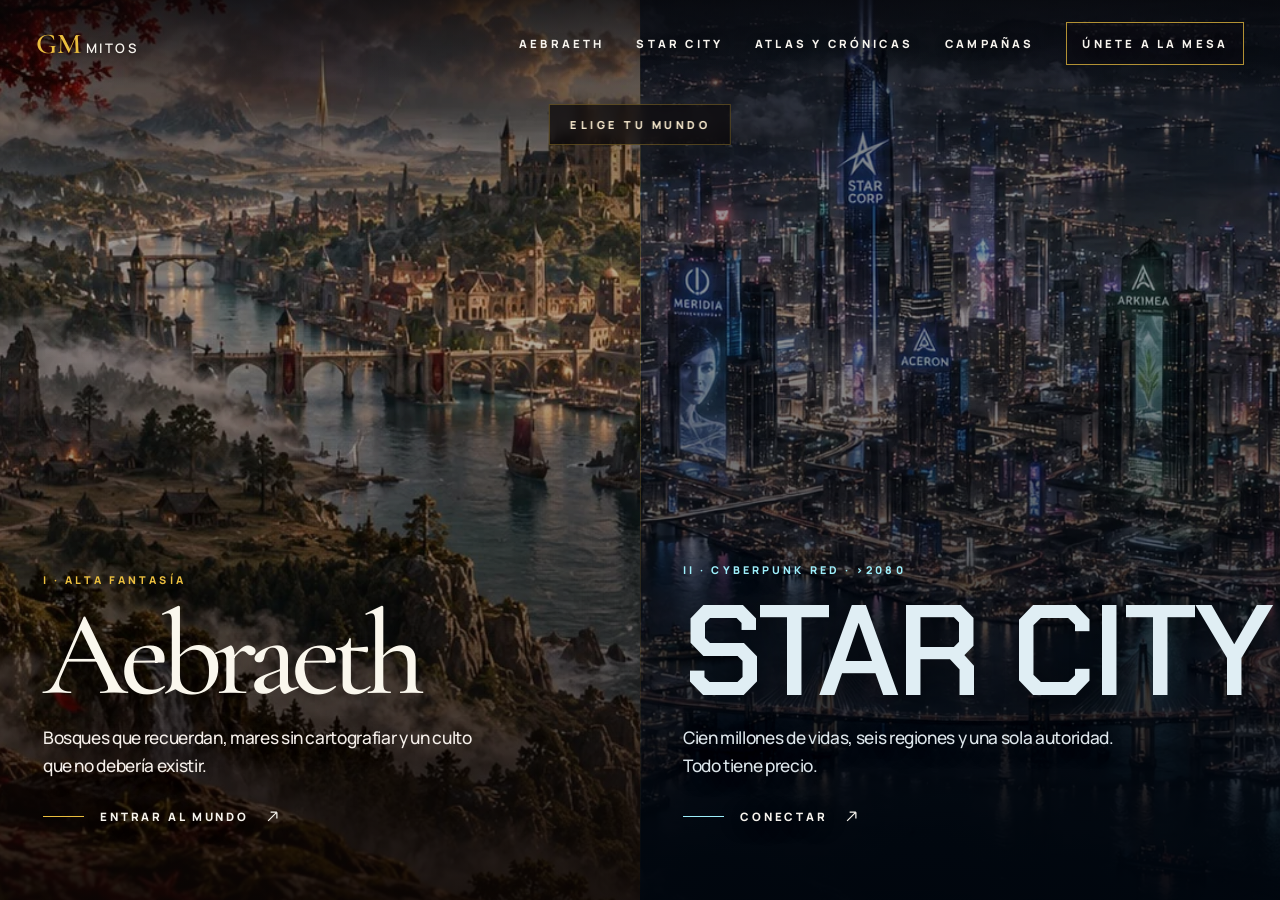
<file: index.html>
<!doctype html>
<html lang="es"><head><meta charset="utf-8"><meta name="viewport" content="width=device-width,initial-scale=1"><meta name="theme-color" content="#090708">
<title>GM MITOS — Elige tu mundo</title><meta name="description" content="Elige tu mundo: Aebraeth, fantasía y leyendas; Star City, una megaciudad cyberpunk.">
<link rel="preconnect" href="https://fonts.googleapis.com"><link rel="preconnect" href="https://fonts.gstatic.com" crossorigin>
<link href="https://fonts.googleapis.com/css2?family=Chakra+Petch:wght@400;500;600;700&family=Cormorant+Garamond:wght@400;500;600;700&family=Manrope:wght@400;500;600;700;800&display=swap" rel="stylesheet">
<link rel="icon" href="favicon.ico">
<style>
:root{color-scheme:dark;--blood:#780606;--gold:#EABE3F;--black:#090708;--white:#f6f3ed;--cyan:#9eeffb}
*,*:before,*:after{box-sizing:border-box}html,body{margin:0;min-height:100%;background:var(--black)}body{font-family:Manrope,system-ui,sans-serif;color:var(--white);overflow-x:hidden}
a{color:inherit;text-decoration:none}button{font:inherit}a:focus-visible,button:focus-visible{outline:3px solid var(--gold);outline-offset:-4px}
.portal{height:100svh;min-height:590px;position:relative;isolation:isolate;overflow:hidden}
.worlds{display:flex;height:100%;width:100%}
.world{position:relative;flex:1 1 0%;min-width:0;display:flex;align-items:flex-end;isolation:isolate;overflow:hidden;transition:flex-grow .9s cubic-bezier(.2,.7,.1,1)}
.world:hover,.world:focus-visible{flex-grow:1.6}.world:before{content:"";position:absolute;z-index:-2;inset:-2%;background-position:center center;background-size:cover;transition:transform 1.6s ease-out,filter 1.6s ease-out;filter:brightness(.72)}
.world:hover:before,.world:focus-visible:before{transform:scale(1.05);filter:brightness(1)}
.world-aebraeth:before{background-image:url("assets/aebraeth-portal.webp");background-position:center 42%}
.world-starcity:before{background-image:url("assets/starcity-panorama.webp");background-position:center 50%;filter:brightness(.64) saturate(.85) contrast(.98)}
.world:after{content:"";position:absolute;inset:0;z-index:-1;pointer-events:none;background:linear-gradient(180deg,rgba(0,0,0,.46) 0,rgba(0,0,0,0) 27%,rgba(0,0,0,.04) 40%,rgba(2,5,8,.83) 100%)}
.world-aebraeth:after{background:linear-gradient(180deg,rgba(8,5,3,.44),transparent 29%,rgba(8,4,4,.02) 43%,rgba(12,6,4,.84) 100%)}
.world-starcity:after{background:linear-gradient(180deg,rgba(0,7,19,.45) 0%,rgba(1,10,23,.04) 25%,rgba(0,6,16,.12) 40%,rgba(0,8,21,.47) 65%,rgba(0,6,14,.93) 100%)}
.world-starcity:hover:before,.world-starcity:focus-visible:before{filter:brightness(.84) saturate(.94) contrast(1)}
.world-starcity .world-sub{color:#dce5ea}
.world-content{width:100%;padding:clamp(30px,3.4vw,75px) clamp(27px,3.35vw,60px) clamp(49px,8.4vh,88px);position:relative;z-index:2;text-shadow:0 3px 30px rgba(0,0,0,.45)}
.eyebrow{font-size:clamp(.67rem,.76vw,.78rem);font-weight:800;letter-spacing:.29em;text-transform:uppercase}
.world-aebraeth .eyebrow{color:var(--gold)}.world-starcity .eyebrow{color:var(--cyan)}
.world-title{margin:19px 0 18px;line-height:.83;font-weight:600;color:#faf7ed;white-space:normal}
.world-aebraeth .world-title{font-family:"Cormorant Garamond",Georgia,serif;font-size:clamp(4.3rem,9.4vw,10rem);font-weight:500;letter-spacing:-.068em}
.world-starcity .world-title{font-family:"Chakra Petch",sans-serif;font-size:clamp(3.4rem,10vw,11rem);font-weight:600;line-height:.86;letter-spacing:-.02em;color:#e0eef4;text-transform:uppercase;white-space:nowrap;width:max-content}

.world-sub{color:#f5efea;max-width:450px;font-size:clamp(.89rem,1.35vw,1.12rem);line-height:1.6;font-weight:500;letter-spacing:-.02em}
.world-action{display:flex;align-items:center;gap:16px;margin-top:30px;font-size:.72rem;letter-spacing:.25em;font-weight:800;text-transform:uppercase}
.world-action:before{content:"";height:1px;width:41px;background:var(--gold);transition:width .4s}
.world-starcity .world-action:before{background:var(--cyan)}
.world:hover .world-action:before{width:79px}.world-action svg{transition:transform .35s}.world:hover .world-action svg{transform:translate(5px,-4px)}
.top{position:absolute;z-index:5;top:0;left:0;right:0;height:86px;display:flex;align-items:center;justify-content:space-between;padding:0 clamp(22px,2.8vw,55px);background:linear-gradient(180deg,rgba(5,5,7,.58),rgba(5,5,7,0))}
.brand{font-family:"Cormorant Garamond",Georgia,serif;font-size:clamp(1.2rem,1.9vw,1.9rem);font-weight:600;white-space:nowrap;text-shadow:0 2px 10px #000a}
.brand strong{font-size:1.18em;color:var(--gold);font-weight:600}.brand span{font-family:Manrope,sans-serif;font-size:.54em;letter-spacing:.19em;font-weight:600;margin-left:5px}
.nav{display:flex;align-items:center;gap:clamp(16px,2.5vw,37px)}.nav a{font-size:.71rem;letter-spacing:.28em;text-transform:uppercase;font-weight:800;text-shadow:0 3px 10px #0008;transition:color .2s}.nav a:hover{color:var(--gold)}
.nav .join{border:1px solid rgba(234,190,63,.75);padding:13px 15px;background:rgba(12,4,6,.21)}.nav .join:hover{background:var(--blood);color:var(--white)}
.central-label{position:absolute;z-index:6;top:clamp(86px,11.5vh,124px);left:50%;transform:translateX(-50%);padding:12px 20px;background:rgba(9,7,8,.67);backdrop-filter:blur(6px);border:1px solid rgba(234,190,63,.3);text-transform:uppercase;color:#f8eace;font-weight:800;font-size:.69rem;letter-spacing:.32em;white-space:nowrap}
.dia{position:absolute;z-index:4;left:50%;top:0;bottom:0;width:1px;background:linear-gradient(180deg,transparent,rgba(234,190,63,.27) 34%,rgba(234,190,63,.13) 66%,transparent);pointer-events:none}
.info{position:fixed;inset:0;display:grid;place-items:center;background:rgba(0,0,0,.75);z-index:20;padding:20px}.info[hidden]{display:none}
.info-box{border:1px solid var(--gold);background:#090708;padding:45px;max-width:490px;width:100%;text-align:center;box-shadow:0 20px 80px #000}
.info-box h2{font-family:"Cormorant Garamond",serif;font-size:3.4rem;margin:0 0 8px;font-weight:600}
.info-box p{line-height:1.6;color:#ddd}.info-box button{background:var(--blood);border:1px solid var(--gold);padding:12px 25px;color:#fff;cursor:pointer}
@media(max-width:1080px){.nav{gap:14px}.nav a{font-size:.61rem;letter-spacing:.13em}.world-aebraeth .world-title{font-size:clamp(4rem,9vw,7rem)}}
@media(max-width:670px){
 .portal{height:100svh;min-height:560px}.top{height:60px;padding:0 18px}.nav a:not(.join){display:none}.nav .join{font-size:.58rem;padding:8px 10px;letter-spacing:.08em}
 .worlds{flex-direction:column}.world{flex:1 1 50%;min-height:0;transition:none}.world:hover,.world:focus-visible{flex-grow:1}
 .world:before{inset:0}.world-aebraeth:before{background-position:50% 55%}.world-starcity:before{background-position:center 41%}
 .world-content{padding:62px 20px 23px}.world-title{margin:7px 0 7px}.world-aebraeth .world-title{font-size:clamp(3.35rem,14vw,5.7rem)}.world-starcity .world-title{font-size:clamp(3.4rem,11vw,6rem)}.world-starcity .world-title span{display:inline}
 .world-sub{font-size:.78rem;line-height:1.4;max-width:340px}.world-action{margin-top:13px;font-size:.59rem;gap:8px}
 .world-action:before{width:24px}.world:hover .world-action:before{width:35px}.eyebrow{font-size:.58rem;letter-spacing:.16em}
 .central-label{top:70px;font-size:.51rem;letter-spacing:.15em;padding:8px 13px}
 .dia{top:50%;left:0;right:0;width:auto;height:1px}
}
@media(max-width:420px){.world-content{padding-bottom:18px}.world-aebraeth .world-title{font-size:clamp(3rem,13vw,4.6rem)}.world-sub{font-size:.72rem}}
@media(prefers-reduced-motion:reduce){*,*:before,*:after{transition:none!important;animation:none!important}}
</style></head>
<body>
<main class="portal" id="entrada" aria-label="Elige tu mundo de GM MITOS">
  <div class="worlds">
    <a class="world world-aebraeth" href="?mundo=aebraeth" aria-label="Entrar en Aebraeth, mundo de alta fantasía"><div class="world-content"><p class="eyebrow">I · Alta fantasía</p><h1 class="world-title">Aebraeth</h1><p class="world-sub">Bosques que recuerdan, mares sin cartografiar y un culto que no debería existir.</p><div class="world-action">Entrar al mundo <svg aria-hidden="true" width="15" height="15" viewBox="0 0 24 24" fill="none"><path d="M5 19L19 5m0 0H9m10 0v10" stroke="currentColor" stroke-width="2"/></svg></div></div></a>
    <a class="world world-starcity" href="star-city.html" aria-label="Entrar en Star City, mundo Cyberpunk RED"><div class="world-content"><p class="eyebrow">II · Cyberpunk RED · &gt;2080</p><h2 class="world-title">STAR CITY</h2><p class="world-sub">Cien millones de vidas, seis regiones y una sola autoridad. Todo tiene precio.</p><div class="world-action">Conectar <svg aria-hidden="true" width="15" height="15" viewBox="0 0 24 24" fill="none"><path d="M5 19L19 5m0 0H9m10 0v10" stroke="currentColor" stroke-width="2"/></svg></div></div></a>
  </div>
  <div class="dia" aria-hidden="true"></div>
  <header class="top"><a href="./" class="brand" aria-label="GM Mitos, inicio"><strong>GM</strong><span>MITOS</span></a><nav class="nav" aria-label="Navegación principal"><a href="?mundo=aebraeth">Aebraeth</a><a href="star-city.html">Star City</a><a href="?pagina=atlas">Atlas y crónicas</a><a href="?pagina=campanas">Campañas</a><a class="join" href="https://mesasroleras.com/gm/mitos" target="_blank" rel="noopener noreferrer">Únete a la mesa</a></nav></header>
  <div class="central-label">Elige tu mundo</div>
</main>
<div class="info" id="info" hidden role="dialog" aria-modal="true" aria-labelledby="infoTitle"><div class="info-box"><h2 id="infoTitle"></h2><p>Este mundo está en preparación. La entrada ya está lista; el interior será la siguiente etapa.</p><button type="button" id="closeInfo">Volver a elegir</button></div></div>
<script>
(()=>{const params=new URLSearchParams(location.search),w=params.get("mundo")||params.get("pagina"),modal=document.getElementById("info"),title=document.getElementById("infoTitle"),close=document.getElementById("closeInfo");function show(){const search=new URLSearchParams(location.search),curr=search.get("mundo")||search.get("pagina");if(curr==="starcity"){location.replace("star-city.html");return;}if(!["aebraeth","starcity","atlas","campanas"].includes(curr)){modal.hidden=true;return;}title.textContent=({aebraeth:"Aebraeth",starcity:"Star City",atlas:"Atlas y crónicas",campanas:"Campañas"})[curr];modal.hidden=false;close.focus();}
close.addEventListener("click",()=>{history.pushState(null,"",location.pathname);show()});window.addEventListener("popstate",show);
document.querySelectorAll('[href^="?mundo="],[href^="?pagina="]').forEach(a=>a.addEventListener("click",e=>{e.preventDefault();history.pushState(null,"",a.getAttribute("href"));show()}));if(w)show();document.addEventListener("keydown",e=>{if(e.key==="Escape"&&!modal.hidden)close.click()})
})();
</script></body></html>
</file>
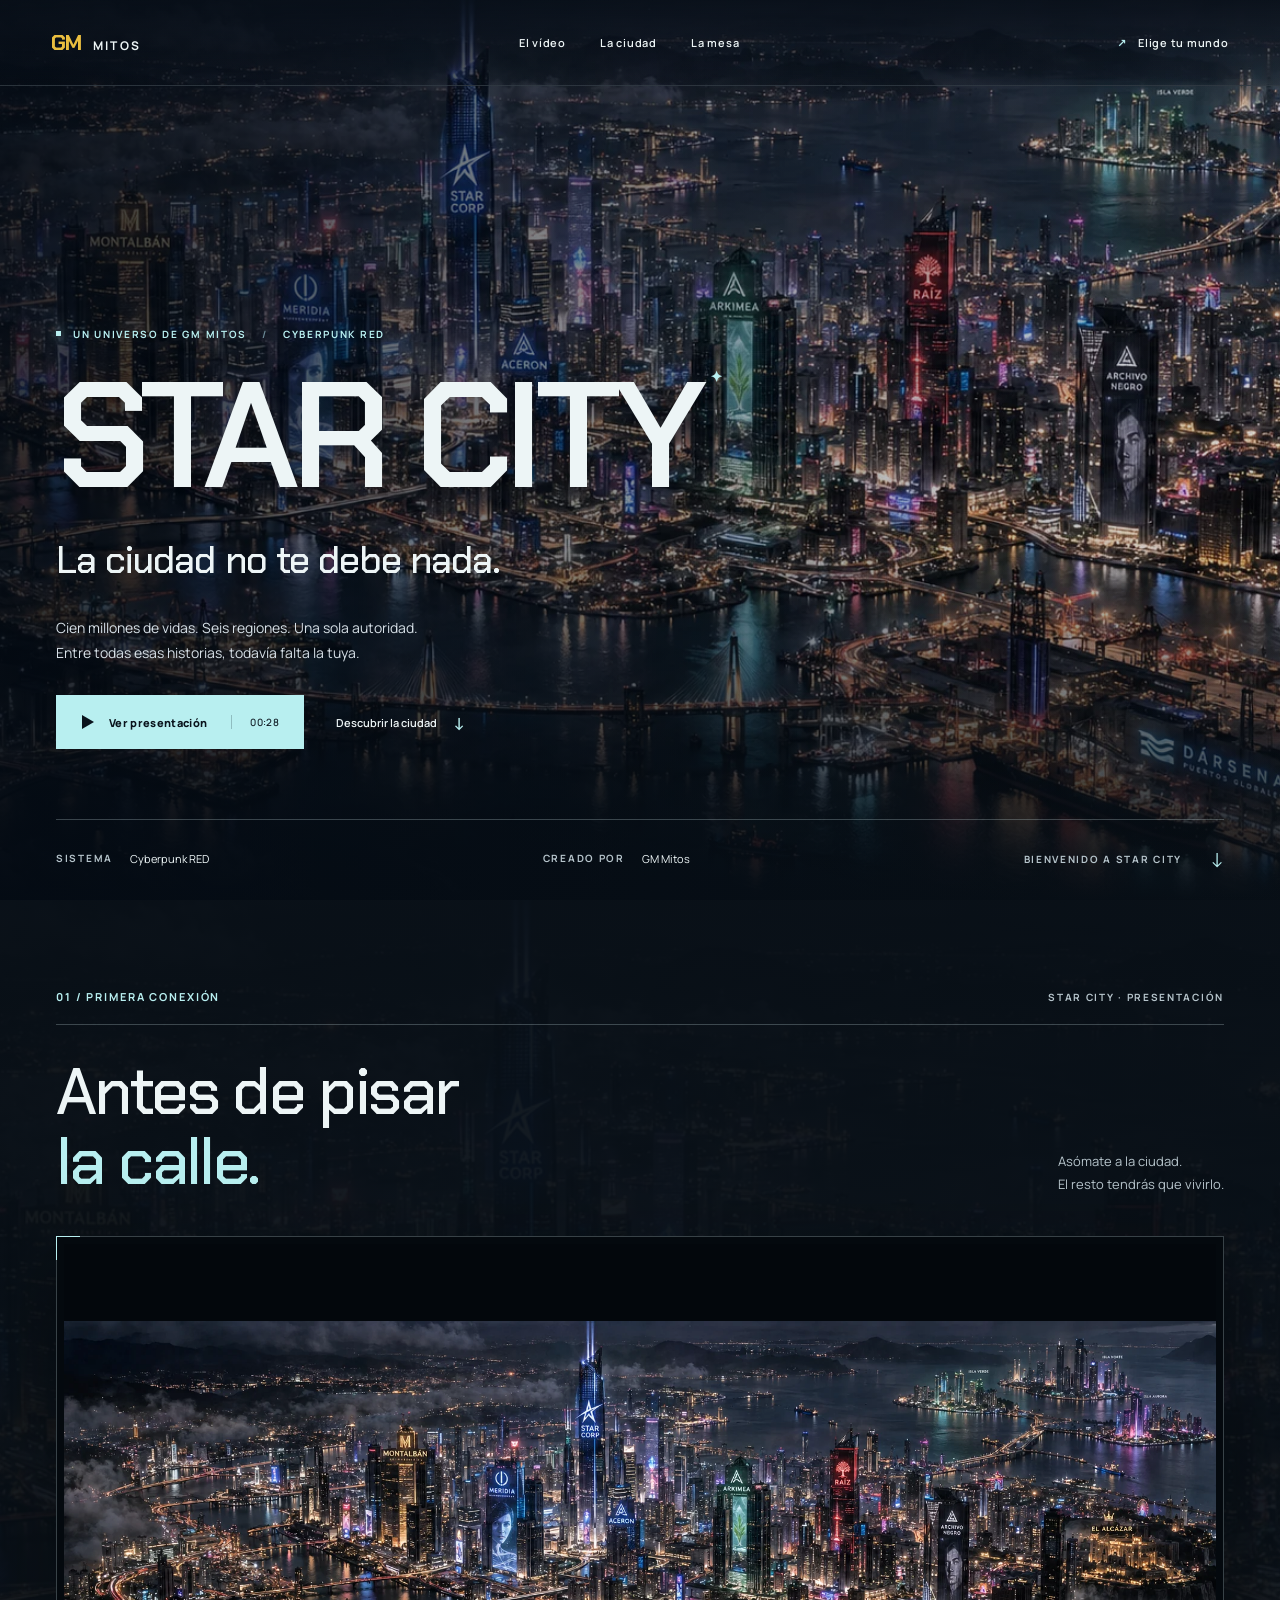
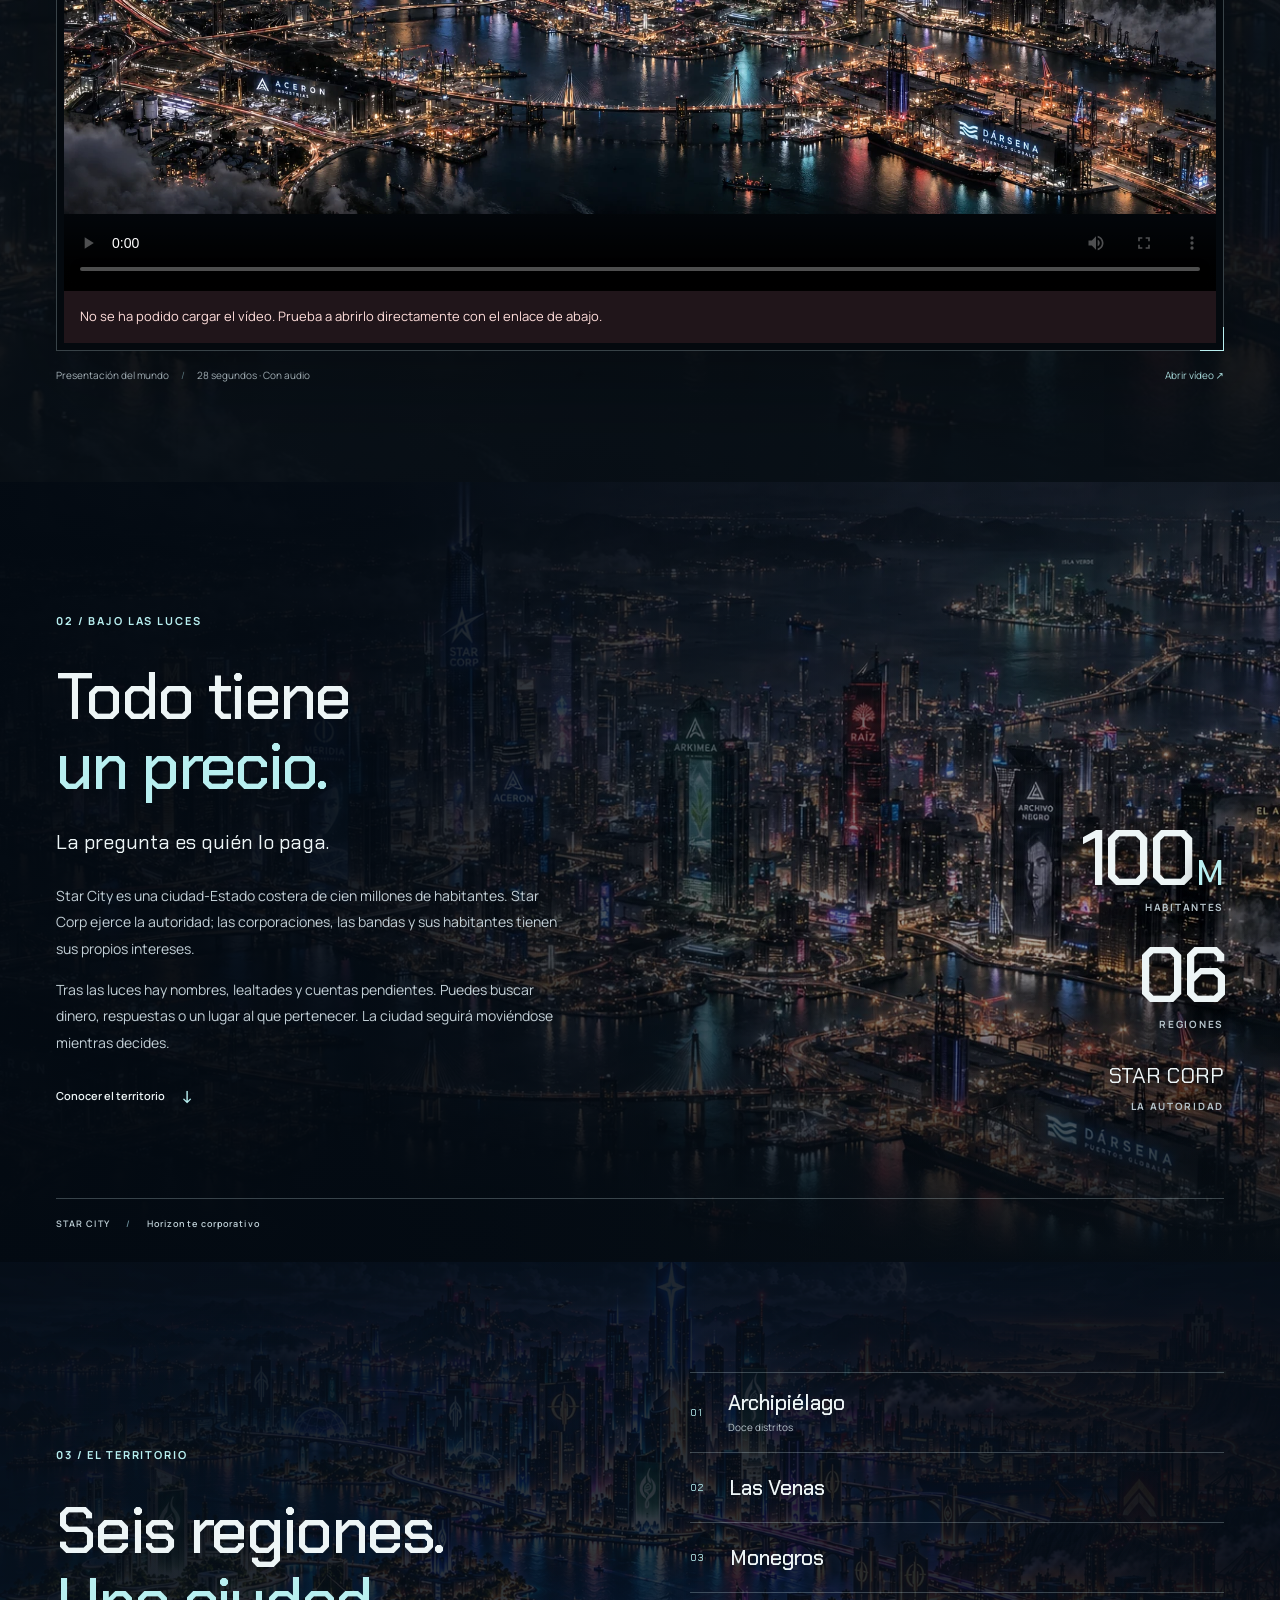
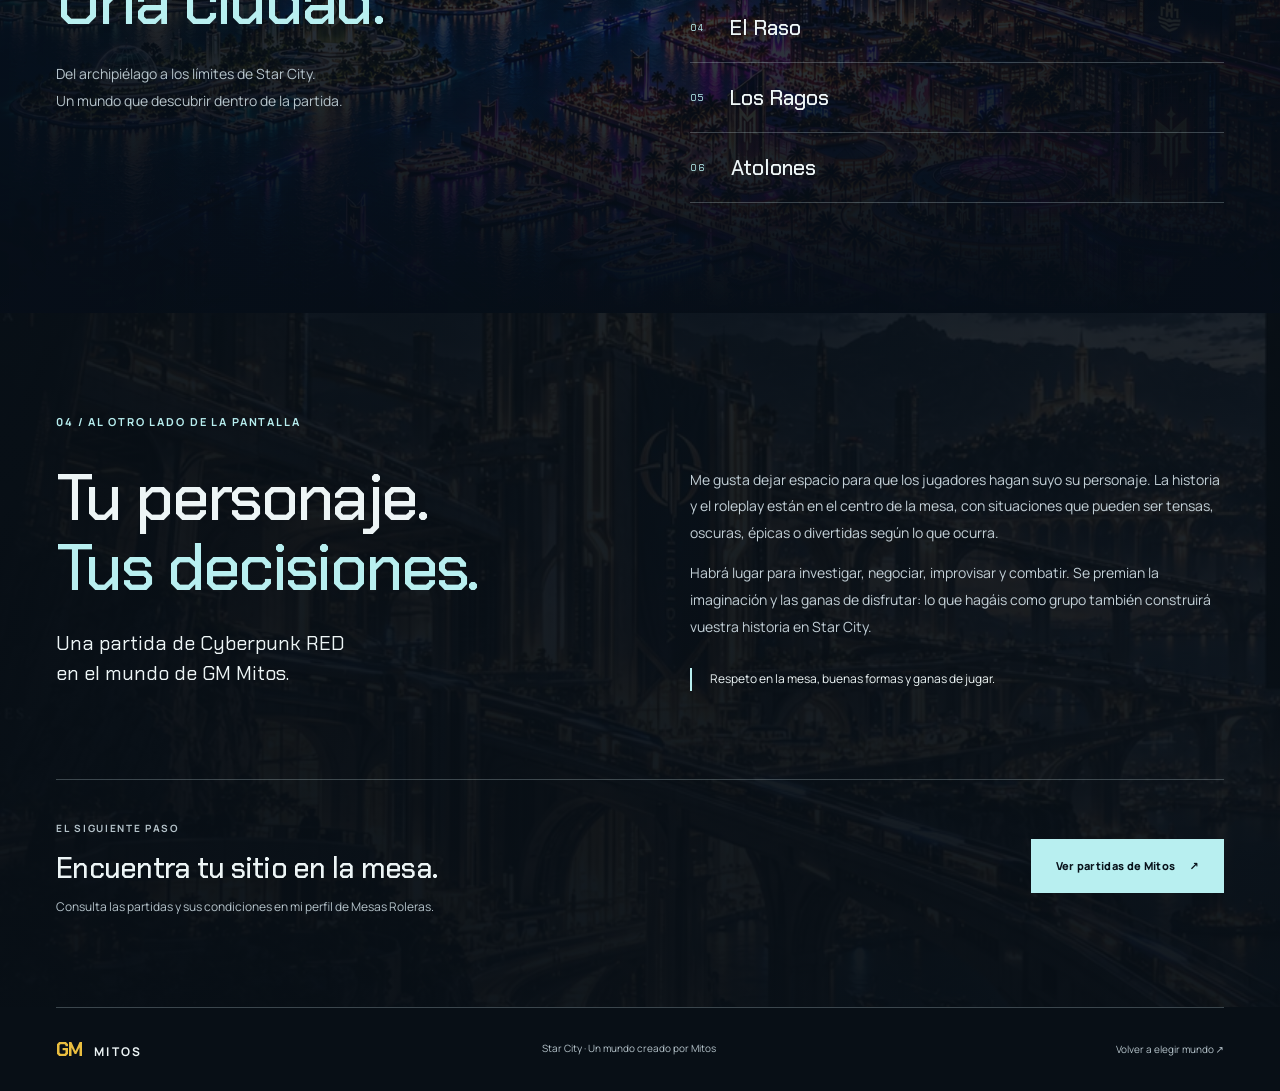
<file: star-city.html>
<!doctype html>
<html lang="es">
<head>
  <meta charset="utf-8">
  <meta name="viewport" content="width=device-width,initial-scale=1">
  <meta name="theme-color" content="#080f16">
  <title>Star City — Cyberpunk RED | GM Mitos</title>
  <meta name="description" content="Entra en Star City: cien millones de vidas, seis regiones y una sola autoridad. Descubre el mundo de Cyberpunk RED creado por GM Mitos y mira su presentación.">
  <link rel="canonical" href="https://mitos7.github.io/gm-mitos/star-city.html">
  <meta property="og:type" content="website">
  <meta property="og:locale" content="es_ES">
  <meta property="og:site_name" content="GM Mitos">
  <meta property="og:title" content="STAR CITY — La ciudad no te debe nada.">
  <meta property="og:description" content="Un mundo de Cyberpunk RED creado por GM Mitos. Mira la presentación y descubre la ciudad antes de entrar en la partida.">
  <meta property="og:url" content="https://mitos7.github.io/gm-mitos/star-city.html">
  <meta property="og:image" content="https://mitos7.github.io/gm-mitos/assets/starcity-panorama.webp">
  <meta property="og:image:alt" content="El horizonte nocturno de Star City, con torres corporativas y puentes sobre la bahía.">
  <meta name="twitter:card" content="summary_large_image">
  <link rel="icon" href="favicon.ico">
  <link rel="preconnect" href="https://fonts.googleapis.com">
  <link rel="preconnect" href="https://fonts.gstatic.com" crossorigin>
  <link href="https://fonts.googleapis.com/css2?family=Chakra+Petch:wght@400;500;600;700&family=Manrope:wght@400;500;600;700;800&display=swap" rel="stylesheet">
  <link rel="stylesheet" href="assets/star-city.css">
</head>
<body>
  <a class="skip-link" href="#contenido">Ir al contenido</a>
  <header class="site-header">
    <a class="brand" href="./" aria-label="GM Mitos — Elige tu mundo"><span>GM</span> MITOS</a>
    <nav aria-label="Navegación de Star City">
      <a href="#presentacion">El vídeo</a>
      <a href="#ciudad">La ciudad</a>
      <a href="#la-mesa">La mesa</a>
    </nav>
    <a class="back-link" href="./"><span aria-hidden="true">↗</span> Elige tu mundo</a>
  </header>

  <main id="contenido">
    <section class="hero scene" aria-labelledby="titulo">
      <div class="hero-content wrap">
        <p class="eyebrow"><span class="signal" aria-hidden="true"></span> <span>Un universo de GM Mitos</span><span class="separator">/</span><span>Cyberpunk RED</span></p>
        <h1 id="titulo">STAR CITY<span class="title-mark" aria-hidden="true">✦</span></h1>
        <p class="hero-tagline">La ciudad no te debe nada.</p>
        <p class="hero-intro">Cien millones de vidas. Seis regiones. Una sola autoridad.<br> Entre todas esas historias, todavía falta la tuya.</p>
        <div class="hero-actions">
          <a class="button button-primary" href="#starcity-video"><svg aria-hidden="true" width="14" height="16" viewBox="0 0 14 16"><path d="M1 1L13 8L1 15Z" fill="currentColor"/></svg> Ver presentación <span class="duration">00:28</span></a>
          <a class="text-link" href="#ciudad">Descubrir la ciudad <span aria-hidden="true">↓</span></a>
        </div>
      </div>
      <div class="hero-bottom wrap">
        <p><span class="micro">SISTEMA</span> Cyberpunk RED</p>
        <p><span class="micro">CREADO POR</span> GM Mitos</p>
        <a href="#presentacion" aria-label="Bajar a la presentación"><span class="micro">BIENVENIDO A STAR CITY</span><span class="down-arrow" aria-hidden="true">↓</span></a>
      </div>
    </section>

    <section class="transmission scene" id="presentacion" aria-labelledby="video-title">
      <div class="wrap">
        <div class="section-top"><p class="eyebrow">01 / Primera conexión</p><span class="micro">STAR CITY · PRESENTACIÓN</span></div>
        <div class="section-heading"><h2 id="video-title">Antes de pisar<br> <em>la calle.</em></h2><p>Asómate a la ciudad.<br> El resto tendrás que vivirlo.</p></div>
        <div class="video-shell">
          <video id="starcity-video" controls playsinline preload="metadata" poster="assets/starcity-panorama.webp" aria-label="Presentación de Star City, vídeo con narración de 28 segundos">
            <source src="assets/Agent%20Video%20-%20Image%201%20depicts%20the%20presenter_%20the%20protagonist_%20Image%202%20depicts%20the%20neon%20terrace%20where.mp4" type="video/mp4">
            Tu navegador no permite reproducir este vídeo. Puedes abrir el MP4 mediante el enlace que aparece debajo.
          </video>
          <p id="video-error" class="video-error" hidden>No se ha podido cargar el vídeo. Prueba a abrirlo directamente con el enlace de abajo.</p>
        </div>
        <div class="video-caption"><span>Presentación del mundo <span aria-hidden="true">/</span> 28 segundos · Con audio</span><a href="assets/Agent%20Video%20-%20Image%201%20depicts%20the%20presenter_%20the%20protagonist_%20Image%202%20depicts%20the%20neon%20terrace%20where.mp4" target="_blank" rel="noopener noreferrer">Abrir vídeo <span aria-hidden="true">↗</span></a></div>
      </div>
    </section>

    <section class="city scene" id="ciudad" aria-labelledby="city-title">
      <div class="wrap city-layout">
        <div class="city-copy">
          <p class="eyebrow">02 / Bajo las luces</p>
          <h2 id="city-title">Todo tiene<br> <em>un precio.</em></h2>
          <p class="lead">La pregunta es quién lo paga.</p>
          <p>Star City es una ciudad-Estado costera de cien millones de habitantes. Star Corp ejerce la autoridad; las corporaciones, las bandas y sus habitantes tienen sus propios intereses.</p>
          <p>Tras las luces hay nombres, lealtades y cuentas pendientes. Puedes buscar dinero, respuestas o un lugar al que pertenecer. La ciudad seguirá moviéndose mientras decides.</p>
          <a class="text-link" href="#territorio">Conocer el territorio <span aria-hidden="true">↓</span></a>
        </div>
        <div class="city-facts" aria-label="Star City en cifras">
          <div><span class="fact-number">100<span>M</span></span><span class="micro">HABITANTES</span></div>
          <div><span class="fact-number">06</span><span class="micro">REGIONES</span></div>
          <div><span class="fact-authority">STAR CORP</span><span class="micro">LA AUTORIDAD</span></div>
        </div>
      </div>
      <p class="image-caption wrap">STAR CITY <span aria-hidden="true">/</span> Horizonte corporativo</p>
    </section>

    <section class="territory scene" id="territorio" aria-labelledby="territory-title">
      <div class="wrap territory-layout">
        <div class="territory-heading"><p class="eyebrow">03 / El territorio</p><h2 id="territory-title">Seis regiones.<br> <em>Una ciudad.</em></h2><p>Del archipiélago a los límites de Star City.<br> Un mundo que descubrir dentro de la partida.</p></div>
        <ol class="regions" aria-label="Las seis regiones de Star City">
          <li><span class="region-number" aria-hidden="true">01</span><div><h3>Archipiélago</h3><p>Doce distritos</p></div></li>
          <li><span class="region-number" aria-hidden="true">02</span><h3>Las Venas</h3></li>
          <li><span class="region-number" aria-hidden="true">03</span><h3>Monegros</h3></li>
          <li><span class="region-number" aria-hidden="true">04</span><h3>El Raso</h3></li>
          <li><span class="region-number" aria-hidden="true">05</span><h3>Los Ragos</h3></li>
          <li><span class="region-number" aria-hidden="true">06</span><h3>Atolones</h3></li>
        </ol>
      </div>
    </section>

    <section class="table-section scene" id="la-mesa" aria-labelledby="table-title">
      <div class="wrap">
        <p class="eyebrow">04 / Al otro lado de la pantalla</p>
        <div class="table-layout">
          <div><h2 id="table-title">Tu personaje.<br> <em>Tus decisiones.</em></h2><p class="lead">Una partida de Cyberpunk RED<br> en el mundo de GM Mitos.</p></div>
          <div class="table-copy"><p>Me gusta dejar espacio para que los jugadores hagan suyo su personaje. La historia y el roleplay están en el centro de la mesa, con situaciones que pueden ser tensas, oscuras, épicas o divertidas según lo que ocurra.</p><p>Habrá lugar para investigar, negociar, improvisar y combatir. Se premian la imaginación y las ganas de disfrutar: lo que hagáis como grupo también construirá vuestra historia en Star City.</p><p class="table-note">Respeto en la mesa, buenas formas y ganas de jugar.</p></div>
        </div>
        <div class="join-panel"><div><span class="micro">EL SIGUIENTE PASO</span><h3>Encuentra tu sitio en la mesa.</h3><p>Consulta las partidas y sus condiciones en mi perfil de Mesas Roleras.</p></div><a class="button button-primary" href="https://mesasroleras.com/gm/mitos" target="_blank" rel="noopener noreferrer">Ver partidas de Mitos <span aria-hidden="true">↗</span></a></div>
      </div>
    </section>
  </main>
  <footer class="site-footer wrap"><a class="brand" href="./"><span>GM</span> MITOS</a><p>Star City · Un mundo creado por Mitos</p><a href="./">Volver a elegir mundo <span aria-hidden="true">↗</span></a></footer>
  <script>
    const video = document.getElementById('starcity-video');
    const error = document.getElementById('video-error');
    const showError = () => { error.hidden = false; };
    video.addEventListener('error', showError);
    video.querySelector('source').addEventListener('error', showError);
    video.addEventListener('loadeddata', () => { error.hidden = true; });
  </script>
</body>
</html>
</file>
<file: assets/star-city.css>
:root{color-scheme:dark;--ink:#080f16;--paper:#edf5f6;--muted:#b6c4cb;--cyan:#b8eff0;--gold:#eabe3f;--line:rgba(211,234,240,.25);--font:"Manrope",system-ui,sans-serif;--display:"Chakra Petch",sans-serif}
*,*::before,*::after{box-sizing:border-box}html{scroll-behavior:smooth;scroll-padding-top:88px}body{margin:0;background:var(--ink);color:var(--paper);font-family:var(--font);-webkit-font-smoothing:antialiased}a{color:inherit;text-decoration:none}button{font:inherit}a:focus-visible,button:focus-visible,video:focus-visible{outline:3px solid var(--gold);outline-offset:6px}a:hover{color:var(--cyan)}p{line-height:1.75}h1,h2,h3,p{margin-top:0}svg{flex-shrink:0}::selection{background:var(--cyan);color:var(--ink)}[hidden]{display:none!important}.wrap{width:min(1280px,calc(100% - 112px));margin-inline:auto}.scene{position:relative;isolation:isolate;background-position:center;background-size:cover}.scene::before{content:"";position:absolute;inset:0;z-index:-1;pointer-events:none}.eyebrow,.micro{font-size:10px;font-weight:700;letter-spacing:.17em;text-transform:uppercase}.eyebrow{color:var(--cyan);font-size:11px;line-height:1.6;margin-bottom:32px}.micro{color:var(--muted)}.skip-link{position:fixed;z-index:50;top:8px;left:16px;background:var(--cyan);color:var(--ink);padding:12px;transform:translateY(-160%)}.skip-link:focus{transform:translateY(0)}
.site-header{position:absolute;inset:0 0 auto;z-index:10;display:flex;align-items:center;justify-content:space-between;gap:24px;padding:28px 4%;border-bottom:1px solid rgba(225,240,244,.16);background:linear-gradient(#070e17d9,#070e1730)}.brand{font-size:12px;font-weight:700;letter-spacing:.18em;white-space:nowrap}.brand span{color:var(--gold);font-family:var(--display);font-size:22px;font-weight:700;letter-spacing:-.05em;margin-right:8px}.site-header nav{display:flex;gap:34px}.site-header nav a,.back-link{font-size:11px;letter-spacing:.07em;font-weight:600}.back-link span{margin-right:8px;color:var(--cyan)}
.hero{min-height:780px;min-height:max(780px,100svh);display:flex;flex-direction:column;justify-content:flex-end;background-image:url("starcity-panorama.webp");background-position:60% center}.hero::before{background:linear-gradient(90deg,rgba(3,10,19,.8),rgba(3,10,19,.27) 67%,rgba(3,10,19,.12)),linear-gradient(0deg,#080f16,transparent 40%,rgba(3,10,19,.07) 75%)}.hero-content{padding-top:180px;padding-bottom:70px}.hero .eyebrow{display:flex;align-items:center;gap:12px;margin-bottom:22px;font-size:10px}.signal{width:5px;height:5px;background:var(--cyan);box-shadow:0 0 12px #b8eff0;flex:none}.separator{margin-inline:3px;color:#6b8995}.hero h1{position:relative;display:inline-block;font-family:var(--display);font-weight:600;font-size:clamp(76px,11.8vw,176px);letter-spacing:-.055em;line-height:.95;margin:0 0 20px;text-shadow:0 3px 35px #0004}.title-mark{font-size:15px;vertical-align:top;display:inline-block;margin:6px 0 0 12px;color:var(--cyan)}.hero-tagline{font-family:var(--display);font-size:clamp(23px,3vw,38px);font-weight:500;letter-spacing:-.025em;margin-bottom:21px}.hero-intro{font-size:14px;line-height:1.8;color:#d7e0e7;margin-bottom:30px}.hero-actions{display:flex;align-items:center;gap:32px}.button{display:inline-flex;align-items:center;justify-content:center;gap:14px;min-height:54px;padding:17px 24px;font-size:11px;font-weight:800;letter-spacing:.03em;border:1px solid transparent;transition:background .2s,color .2s;white-space:nowrap}.button-primary{background:var(--cyan);color:#09131c}.button-primary:hover{background:#fff;color:#09131c}.duration{font-size:10px;margin-left:10px;padding-left:18px;border-left:1px solid #52747966;font-weight:500}.text-link{display:inline-flex;align-items:center;gap:16px;font-size:11px;font-weight:600}.text-link span{color:var(--cyan);font-size:17px}.hero-bottom{display:flex;align-items:center;justify-content:space-between;gap:40px;padding:25px 0 28px;border-top:1px solid var(--line)}.hero-bottom p{display:flex;align-items:center;gap:17px;margin:0;font-size:11px}.hero-bottom a{display:flex;align-items:center;gap:28px}.down-arrow{font-size:20px;color:var(--cyan)}
.transmission{padding:88px 0 100px;background-image:url("starcity-panorama.webp")}.transmission::before{background:linear-gradient(#080f16f5,#080f16e8)}.section-top{display:flex;justify-content:space-between;align-items:center;border-bottom:1px solid var(--line);margin-bottom:32px;padding-bottom:18px}.section-top .eyebrow{margin:0}.section-heading{display:flex;align-items:flex-end;justify-content:space-between;gap:40px;margin-bottom:38px}h2{font-family:var(--display);font-size:clamp(39px,5.1vw,70px);line-height:1.08;letter-spacing:-.04em;font-weight:500;margin-bottom:24px}h2 em{font-style:normal;color:var(--cyan)}.section-heading h2{margin:0}.section-heading p{font-size:13px;color:var(--muted);margin:0 0 2px;max-width:320px}.video-shell{position:relative;padding:7px;border:1px solid var(--line);background:#04090e;box-shadow:0 25px 80px #0004}.video-shell::before,.video-shell::after{content:"";position:absolute;pointer-events:none;width:24px;height:24px;border-color:var(--cyan);border-style:solid}.video-shell::before{inset:-1px auto auto -1px;border-width:1px 0 0 1px}.video-shell::after{inset:auto -1px -1px auto;border-width:0 1px 1px 0}video{display:block;width:100%;aspect-ratio:854/480;object-fit:contain;background:#03070c}.video-caption{display:flex;justify-content:space-between;gap:16px;margin-top:17px;font-size:10px;color:var(--muted)}.video-caption span span{margin-inline:10px;color:#66858e}.video-caption a{color:var(--cyan);white-space:nowrap}.video-error{padding:16px;margin:0;line-height:1.5;font-size:13px;background:#20151a;color:#ffdedb}
.city{min-height:780px;background-image:url("starcity-panorama.webp");background-position:68% center;display:flex;flex-direction:column;justify-content:center;padding:100px 0 30px}.city::before{background:linear-gradient(90deg,rgba(3,10,18,.97),rgba(3,10,18,.9) 30%,rgba(3,10,18,.32) 74%),linear-gradient(0deg,#080f16,transparent 40%,#080f1677)}.city-layout{display:grid;grid-template-columns:1fr 1fr;gap:120px;align-items:center;flex:1}.city-copy{max-width:510px}.city-copy>p:not(.eyebrow):not(.lead),.table-copy p{font-size:14px;color:#c3d0d7;line-height:1.9}.lead{font-size:20px;font-family:var(--display);line-height:1.5;margin-bottom:26px;color:var(--paper)}.city-copy .text-link{margin-top:14px}.city-facts{justify-self:end;align-self:end;display:flex;flex-direction:column;gap:23px;text-align:right;padding:20px 0 25px;text-shadow:0 3px 24px #000}.city-facts>div{display:flex;align-items:flex-end;flex-direction:column;gap:2px}.fact-number{font-family:var(--display);font-size:78px;line-height:1;font-weight:500;letter-spacing:-.06em}.fact-number span{font-size:35px;letter-spacing:0;margin-left:4px;color:var(--cyan)}.fact-authority{font-family:var(--display);font-size:22px;margin:7px 0}.image-caption{margin-top:60px;margin-bottom:0;padding-top:17px;border-top:1px solid var(--line);font-size:9px;font-weight:600;letter-spacing:.12em;color:#bfd0d7}.image-caption span{padding-inline:13px;color:#6d909d}
.territory{background-image:url("starcity-portal.webp");background-position:center 60%;padding:110px 0;min-height:620px}.territory::before{background:linear-gradient(90deg,#060e18ed,#060e18ca 50%,#060e18ed),linear-gradient(0deg,#080f16,transparent 45%,#080f1680)}.territory-layout{display:grid;grid-template-columns:1fr 1fr;gap:100px;align-items:center}.territory-heading>p:last-child{font-size:14px;color:var(--muted);max-width:380px;line-height:1.9}.regions{list-style:none;padding:0;margin:0;border-top:1px solid var(--line)}.regions li{display:flex;align-items:center;gap:25px;border-bottom:1px solid var(--line);min-height:70px;padding:16px 0}.region-number{font-size:10px;font-family:var(--display);letter-spacing:.1em;color:var(--cyan)}.regions h3{font-family:var(--display);font-size:21px;font-weight:500;margin:0}.regions p{margin:3px 0 0;font-size:10px;color:var(--muted)}
.table-section{padding:100px 0 90px;background-image:url("starcity-meridia.webp");background-position:center 45%}.table-section::before{background:linear-gradient(0deg,#080f16f2,#080f16e3),linear-gradient(90deg,#080f1680,transparent)}.table-layout{display:grid;grid-template-columns:1fr 1fr;gap:100px}.table-copy{padding-top:4px}.table-note{border-left:2px solid var(--cyan);padding-left:18px;margin-top:28px;font-size:12px!important;color:var(--paper)!important}.join-panel{border-top:1px solid var(--line);margin-top:65px;padding-top:35px;display:flex;align-items:center;justify-content:space-between;gap:45px}.join-panel h3{font-family:var(--display);font-size:29px;font-weight:500;letter-spacing:-.025em;margin:12px 0 9px}.join-panel p{font-size:12px;color:var(--muted);margin:0}.site-footer{padding-block:29px;display:flex;align-items:center;justify-content:space-between;gap:28px;border-top:1px solid var(--line)}.site-footer p,.site-footer>a:last-child{font-size:10px;color:var(--muted);margin:0}.site-footer .brand span{font-size:19px}
@media(min-width:1600px){.hero-content{padding-bottom:95px}.hero{background-position:center 48%}}
@media(max-width:1000px){.wrap{width:calc(100% - 64px)}.hero{min-height:720px;min-height:max(720px,95svh)}.hero h1{font-size:13vw}.city-layout,.territory-layout,.table-layout{gap:55px}.site-header{padding:24px 32px}.city{min-height:750px}.site-header nav{gap:20px}.hero-bottom{gap:24px}.hero-bottom p{flex-direction:column;align-items:flex-start;gap:5px}.fact-number{font-size:65px}}
@media(max-width:700px){html{scroll-padding-top:24px}.wrap{width:calc(100% - 40px)}.site-header{padding:22px 20px;gap:15px}.site-header nav{display:none}.back-link{font-size:10px}.brand{font-size:11px}.brand span{font-size:20px}.hero{min-height:720px;min-height:max(720px,100svh);background-position:60% center}.hero::before{background:linear-gradient(0deg,#080f16 1%,#06101ac4 33%,#06101a2b 82%,#06101a77),linear-gradient(90deg,#07101b4d,transparent)}.hero-content{padding-top:190px;padding-bottom:50px}.hero .eyebrow{font-size:9px;gap:8px;flex-wrap:wrap;max-width:310px;line-height:1.9;margin-bottom:24px}.separator{margin:0}.hero h1{font-size:clamp(58px,15.6vw,107px);letter-spacing:-.065em;margin-bottom:20px}.title-mark{font-size:9px;margin:3px 0 0 5px}.hero-tagline{font-size:26px;max-width:300px;line-height:1.25}.hero-intro{font-size:12px;max-width:340px;margin-bottom:27px}.hero-intro br{display:none}.hero-actions{flex-direction:column;align-items:flex-start;gap:24px}.button{min-height:52px;padding:16px 22px;font-size:11px}.hero-bottom{padding:21px 0;gap:13px}.hero-bottom p{font-size:10px;gap:7px}.hero-bottom .micro{font-size:8px;letter-spacing:.08em}.hero-bottom>a{gap:10px}.hero-bottom>a .micro{display:none}.down-arrow{font-size:24px}.transmission{padding:58px 0 65px}.section-top{margin-bottom:26px;padding-bottom:17px}.section-top>.micro{display:none}.eyebrow{font-size:9px;margin-bottom:24px}.section-heading{align-items:flex-start;gap:20px;margin-bottom:28px;flex-direction:column}h2{font-size:43px}.section-heading p{font-size:12px}.section-heading p br{display:none}.video-shell{padding:4px}.video-caption{font-size:9px;gap:12px;line-height:1.6}.video-caption span span{margin-inline:3px}.city{padding:65px 0 25px;min-height:0;background-position:65% center}.city::before{background:linear-gradient(90deg,#050d17ed,#050d17b3),linear-gradient(0deg,#080f16,transparent 45%)}.city-layout,.territory-layout,.table-layout{grid-template-columns:1fr;gap:37px}.city-copy>p:not(.eyebrow):not(.lead),.table-copy p{font-size:13px;line-height:1.9}.lead{font-size:20px}.city-facts{justify-self:stretch;align-self:auto;flex-direction:row;justify-content:space-between;align-items:flex-end;padding:25px 0 0;border-top:1px solid var(--line);gap:15px;text-align:left}.city-facts>div{align-items:flex-start;gap:8px}.fact-number{font-size:47px}.fact-number span{font-size:24px}.fact-authority{font-size:17px;margin:0 0 6px}.city-facts .micro{font-size:8px;letter-spacing:.1em}.image-caption{margin-top:34px;font-size:8px;line-height:1.8}.territory{padding:65px 0;background-position:center;min-height:0}.territory-layout{gap:25px}.territory-heading>p:last-child{font-size:13px}.territory-heading>p:last-child br{display:none}.regions li{min-height:65px}.regions h3{font-size:20px}.table-section{padding:65px 0 52px}.table-layout{gap:10px}.table-layout .lead{margin-bottom:15px}.table-copy{padding-top:0}.join-panel{margin-top:32px;padding-top:30px;gap:24px;align-items:flex-start;flex-direction:column}.join-panel h3{font-size:27px}.join-panel p{font-size:12px;max-width:320px}.site-footer{padding-block:25px;gap:20px;flex-wrap:wrap}.site-footer p{order:3;flex-basis:100%;font-size:9px}.site-footer>a:last-child{font-size:9px}.site-footer .brand span{font-size:19px}}
@media(max-width:360px){.hero h1{font-size:15vw}.hero-tagline{font-size:24px}.hero .eyebrow .separator{display:none}.hero .eyebrow{max-width:240px}.city-facts{gap:10px}.fact-number{font-size:41px}.fact-authority{font-size:14px}.hero-bottom .micro{font-size:7px}}
@media(prefers-reduced-motion:reduce){html{scroll-behavior:auto}*,*::before,*::after{transition:none!important;animation:none!important}}
</file>
